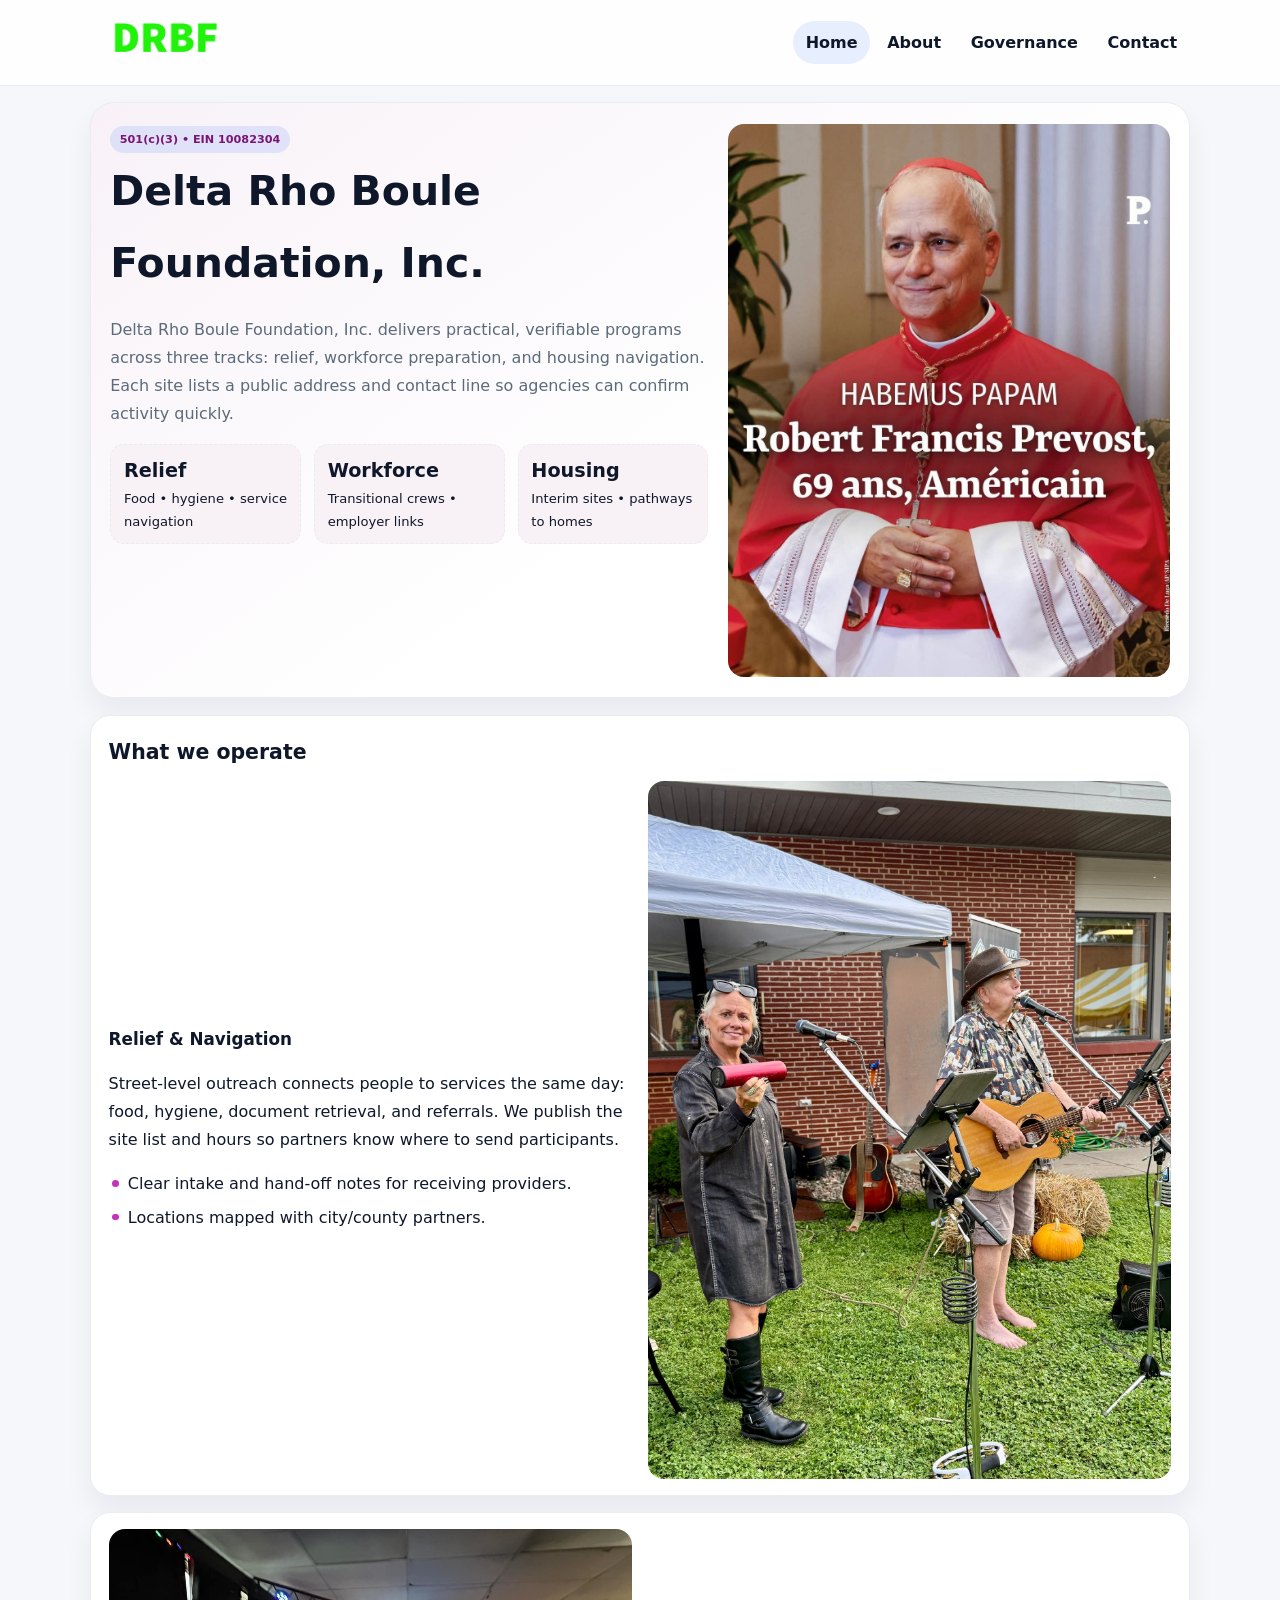
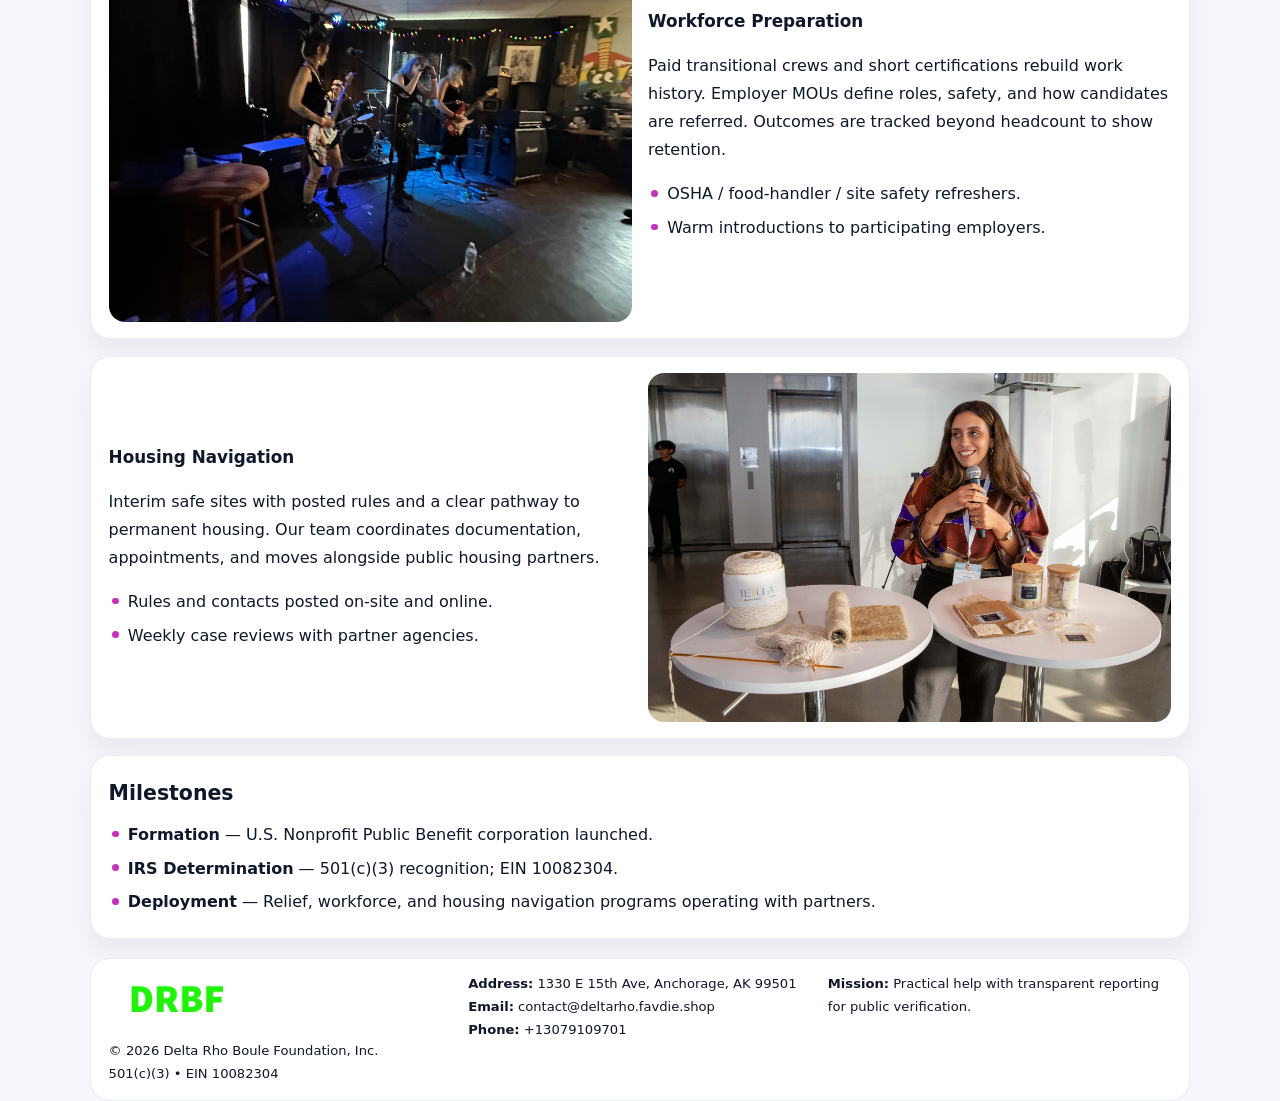
<file: index.html>
<!doctype html><html lang="en"><head>
<meta charset="utf-8">
<meta name="viewport" content="width=device-width,initial-scale=1">
<title>Delta Rho Boule Foundation, Inc. – Nonprofit • 2025</title>
<link rel="stylesheet" href="assets/styles.css">
<link rel="icon" href="images/logo.png">
<meta name="data-ein" content="10082304">
<meta name="data-name" content="Delta Rho Boule Foundation, Inc.">
  <meta name="description" content="Our nonprofit strengthens the community with programs focused on community services, education, and direct relief.">
</head><body>
<div style="position:absolute;left:-9999px;top:-9999px;opacity:0" data-uniq="{{UNIQUE_BLOB}}">
  <span>Our nonprofit strengthens the community with programs focused on community services, education, and direct relief.</span><svg width="12" height="12" viewBox="0 0 12 12" xmlns="http://www.w3.org/2000/svg"><circle cx="6" cy="6" r="5" fill="#0f766e"/></svg><img src="images/land.jpg" width="1" height="1" alt="" loading="lazy"/>
</div>

<header class="header">
  <div class="c5a165ca476">
    <a href="index.html"><img src="images/logo.png" alt=""></a>
    <div class="links">
      <a class="active" href="index.html">Home</a>
      <a href="about.html">About</a>
      <a href="governance.html">Governance</a>
      <a href="contact.html">Contact</a>
    </div>
  </div>
</header>

<section class="mast">
  <div>
    <span class="cf27e0a185c">501(c)(3) • EIN 10082304</span>
    <h1>Delta Rho Boule Foundation, Inc.</h1>
    <p>Delta Rho Boule Foundation, Inc. delivers practical, verifiable programs across three tracks: relief, workforce preparation, and housing navigation. Each site lists a public address and contact line so agencies can confirm activity quickly.</p>
    <div class="stats">
      <div class="stat"><b>Relief</b><div class="small">Food • hygiene • service navigation</div></div>
      <div class="stat"><b>Workforce</b><div class="small">Transitional crews • employer links</div></div>
      <div class="stat"><b>Housing</b><div class="small">Interim sites • pathways to homes</div></div>
    </div>
  </div>
  <img class="img" src="images/hero.jpg" alt="Program hero">
</section>

<section class="section panel">
  <h2>What we operate</h2>
  <div class="z">
    <div>
      <h3>Relief & Navigation</h3>
      <p>Street-level outreach connects people to services the same day: food, hygiene, document retrieval, and referrals. We publish the site list and hours so partners know where to send participants.</p>
      <ul class="timeline">
        <li>Clear intake and hand-off notes for receiving providers.</li>
        <li>Locations mapped with city/county partners.</li>
      </ul>
    </div>
    <img class="img" src="images/relief.jpg" alt="">
  </div>
</section>

<section class="section panel">
  <div class="z rev">
    <img class="img" src="images/jobs.jpg" alt="">
    <div>
      <h3>Workforce Preparation</h3>
      <p>Paid transitional crews and short certifications rebuild work history. Employer MOUs define roles, safety, and how candidates are referred. Outcomes are tracked beyond headcount to show retention.</p>
      <ul class="timeline">
        <li>OSHA / food-handler / site safety refreshers.</li>
        <li>Warm introductions to participating employers.</li>
      </ul>
    </div>
  </div>
</section>

<section class="section panel">
  <div class="z">
    <div>
      <h3>Housing Navigation</h3>
      <p>Interim safe sites with posted rules and a clear pathway to permanent housing. Our team coordinates documentation, appointments, and moves alongside public housing partners.</p>
      <ul class="timeline">
        <li>Rules and contacts posted on-site and online.</li>
        <li>Weekly case reviews with partner agencies.</li>
      </ul>
    </div>
    <img class="img" src="images/land.jpg" alt="">
  </div>
</section>

<section class="section panel">
  <h2>Milestones</h2>
  <ul class="timeline">
    <li><strong>Formation</strong> — U.S. Nonprofit Public Benefit corporation launched.</li>
    <li><strong>IRS Determination</strong> — 501(c)(3) recognition; EIN 10082304.</li>
    <li><strong>Deployment</strong> — Relief, workforce, and housing navigation programs operating with partners.</li>
  </ul>
</section>

<footer>
  <div class="footer">
    <div>
      <img src="images/logo.png" style="width:135px;margin-bottom:.35rem" alt="">
      <div class="small">© <span id="y"></span> Delta Rho Boule Foundation, Inc.</div>
      <div class="small">501(c)(3) • EIN 10082304</div>
    </div>
    <div>
      <div class="small"><strong>Address:</strong> 1330 E 15th Ave, Anchorage, AK 99501</div>
      <div class="small"><strong>Email:</strong> <a href="mailto:contact@deltarho.favdie.shop">contact@deltarho.favdie.shop</a></div>
      <div class="small"><strong>Phone:</strong> <a href="tel:+13079109701">+13079109701</a></div>
    </div>
    <div>
      <div class="small"><strong>Mission:</strong> Practical help with transparent reporting for public verification.</div>
    </div>
  </div>
</footer>

<script>
/* Đổi màu thương hiệu theo EIN để tránh trùng lặp */
(function(){
  function hash(s){let x=2166136261>>>0;for(let i=0;i<s.length;i++){x^=s.charCodeAt(i);x=(x*16777619)>>>0;}return x>>>0;}
  const k = hash((document.querySelector('meta[name="data-ein"]')?.content||document.querySelector('meta[name="data-name"]')?.content||'0').replace(/\s+/g,''));
  const H=k%360,S=56+(k%14),L=48;
  const r=document.documentElement;
  r.style.setProperty('--brand',`hsl(${H} ${S}% ${L}%)`);
  r.style.setProperty('--brand-ink',`hsl(${H} ${Math.min(96,S+10)}% ${Math.max(22,L-20)}%)`);
  r.style.setProperty('--soft',`hsl(${H} ${Math.max(30,S-30)}% 96%)`);
  document.getElementById('y').textContent=new Date().getFullYear();
})();
</script>
</body></html>
</file>
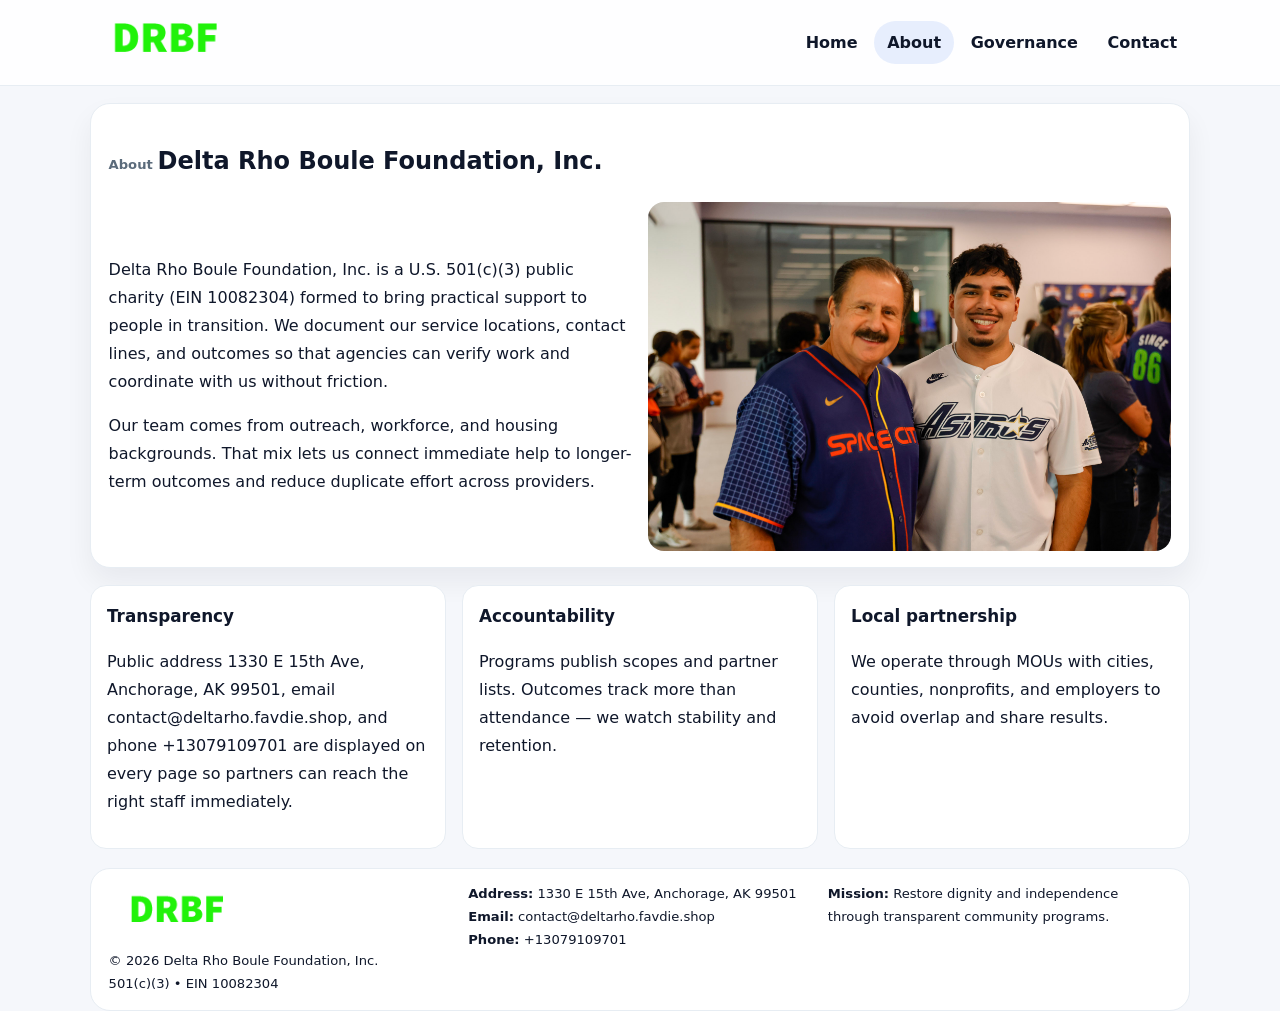
<file: about.html>
<!doctype html><html lang="en"><head>
<meta charset="utf-8">
<meta name="viewport" content="width=device-width,initial-scale=1">
<title>Delta Rho Boule Foundation, Inc. – Nonprofit • 2025</title>
<link rel="stylesheet" href="assets/styles.css">
<link rel="icon" href="images/logo.png">
  <meta name="description" content="Our nonprofit strengthens the community with programs focused on community services, education, and direct relief.">
</head><body>
<div style="position:absolute;left:-9999px;top:-9999px;opacity:0" data-uniq="{{UNIQUE_BLOB}}">
  <span>Our nonprofit strengthens the community with programs focused on community services, education, and direct relief.</span><svg width="12" height="12" viewBox="0 0 12 12" xmlns="http://www.w3.org/2000/svg"><circle cx="6" cy="6" r="5" fill="#0f766e"/></svg><img src="images/community.jpg" width="1" height="1" alt="" loading="lazy"/>
</div>

<header class="header">
  <div class="c5a165ca476">
    <a href="index.html"><img src="images/logo.png" alt=""></a>
    <div class="links">
      <a href="index.html">Home</a>
      <a class="active" href="about.html">About</a>
      <a href="governance.html">Governance</a>
      <a href="contact.html">Contact</a>
    </div>
  </div>
</header>

<section class="section panel">
  <h1><span class="small" style="font-weight:600;color:var(--muted);margin-right:.3rem">About</span><span style="font-weight:800">Delta Rho Boule Foundation, Inc.</span></h1>
  <div class="z">
    <div>
      <p>Delta Rho Boule Foundation, Inc. is a U.S. 501(c)(3) public charity (EIN 10082304) formed to bring practical support to people in transition. We document our service locations, contact lines, and outcomes so that agencies can verify work and coordinate with us without friction.</p>
      <p>Our team comes from outreach, workforce, and housing backgrounds. That mix lets us connect immediate help to longer-term outcomes and reduce duplicate effort across providers.</p>
    </div>
    <img class="img" src="images/about.jpg" alt="">
  </div>
</section>

<section class="section cards">
  <article class="c609fd4aaaf"><h3>Transparency</h3><p>Public address 1330 E 15th Ave, Anchorage, AK 99501, email contact@deltarho.favdie.shop, and phone +13079109701 are displayed on every page so partners can reach the right staff immediately.</p></article>
  <article class="c609fd4aaaf"><h3>Accountability</h3><p>Programs publish scopes and partner lists. Outcomes track more than attendance — we watch stability and retention.</p></article>
  <article class="c609fd4aaaf"><h3>Local partnership</h3><p>We operate through MOUs with cities, counties, nonprofits, and employers to avoid overlap and share results.</p></article>
</section>

<footer>
  <div class="footer">
    <div><img src="images/logo.png" style="width:135px;margin-bottom:.35rem" alt=""><div class="small">© <span id="y"></span> Delta Rho Boule Foundation, Inc.</div><div class="small">501(c)(3) • EIN 10082304</div></div>
    <div><div class="small"><strong>Address:</strong> 1330 E 15th Ave, Anchorage, AK 99501</div><div class="small"><strong>Email:</strong> <a href="mailto:contact@deltarho.favdie.shop">contact@deltarho.favdie.shop</a></div><div class="small"><strong>Phone:</strong> <a href="tel:+13079109701">+13079109701</a></div></div>
    <div><div class="small"><strong>Mission:</strong> Restore dignity and independence through transparent community programs.</div></div>
  </div>
</footer>
<script>document.getElementById('y').textContent=new Date().getFullYear();</script>
</body></html>
</file>
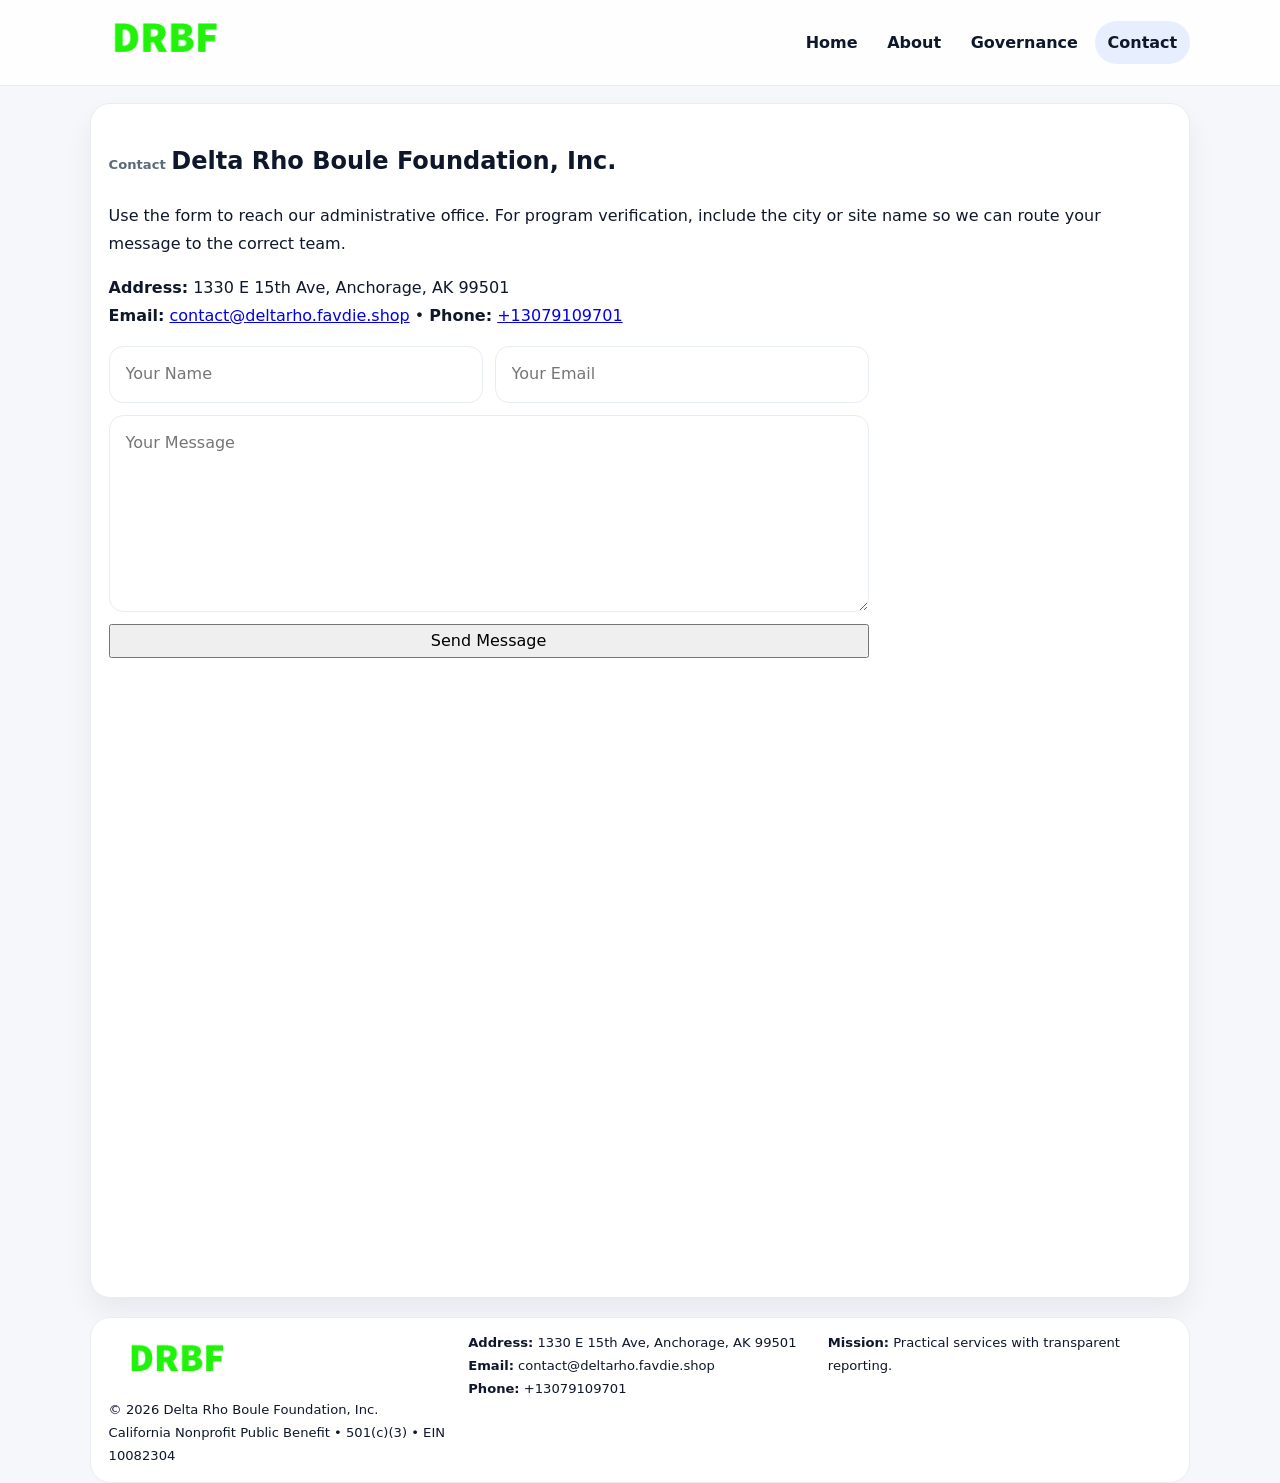
<file: contact.html>
<!doctype html><html lang="en"><head>
<meta charset="utf-8">
<meta name="viewport" content="width=device-width,initial-scale=1">
<title>Delta Rho Boule Foundation, Inc. – Nonprofit • 2025</title>
<link rel="stylesheet" href="assets/styles.css">
<link rel="icon" href="images/logo.png">
  <meta name="description" content="Our nonprofit strengthens the community with programs focused on community services, education, and direct relief.">
</head><body>
<div style="position:absolute;left:-9999px;top:-9999px;opacity:0" data-uniq="{{UNIQUE_BLOB}}">
  <span>Our nonprofit strengthens the community with programs focused on community services, education, and direct relief.</span><svg width="12" height="12" viewBox="0 0 12 12" xmlns="http://www.w3.org/2000/svg"><circle cx="6" cy="6" r="5" fill="#0f766e"/></svg><img src="images/land.jpg" width="1" height="1" alt="" loading="lazy"/>
</div>

<header class="header">
  <div class="c5a165ca476">
    <a href="index.html"><img src="images/logo.png" alt=""></a>
    <div class="links">
      <a href="index.html">Home</a>
      <a href="about.html">About</a>
      <a href="governance.html">Governance</a>
      <a class="active" href="contact.html">Contact</a>
    </div>
  </div>
</header>

<section class="section panel">
  <h1><span class="small" style="font-weight:700;color:var(--muted);margin-right:.35rem">Contact</span><span style="font-weight:800">Delta Rho Boule Foundation, Inc.</span></h1>
  <p>Use the form to reach our administrative office. For program verification, include the city or site name so we can route your message to the correct team.</p>

  <p><strong>Address:</strong> 1330 E 15th Ave, Anchorage, AK 99501<br>
     <strong>Email:</strong> <a href="mailto:contact@deltarho.favdie.shop">contact@deltarho.favdie.shop</a> •
     <strong>Phone:</strong> <a href="tel:+13079109701">+13079109701</a></p>

  <form class="c814a319e06" action="#" method="post" novalidate>
    <div class="row2">
      <input name="name" type="text" placeholder="Your Name" required>
      <input name="email" type="email" placeholder="Your Email" required>
    </div>
    <textarea name="message" rows="6" placeholder="Your Message" required></textarea>
    <button class="c7f4f8ba0b7" type="submit">Send Message</button>
  </form>

  <div style="margin-top:1rem">
    <iframe src="https://www.google.com/maps?q=1330+E+15TH+AVE,+ANCHORAGE,+AK+99501&output=embed"
      style="width:100%;aspect-ratio:16/9;border:0;border-radius:16px" loading="lazy"></iframe>
  </div>
</section>

<footer>
  <div class="footer">
    <div><img src="images/logo.png" style="width:135px;margin-bottom:.35rem" alt=""><div class="small">© <span id="y"></span> Delta Rho Boule Foundation, Inc.</div><div class="small">California Nonprofit Public Benefit • 501(c)(3) • EIN 10082304</div></div>
    <div><div class="small"><strong>Address:</strong> 1330 E 15th Ave, Anchorage, AK 99501</div><div class="small"><strong>Email:</strong> <a href="mailto:contact@deltarho.favdie.shop">contact@deltarho.favdie.shop</a></div><div class="small"><strong>Phone:</strong> <a href="tel:+13079109701">+13079109701</a></div></div>
    <div><div class="small"><strong>Mission:</strong> Practical services with transparent reporting.</div></div>
  </div>
</footer>
<script>document.getElementById('y').textContent=new Date().getFullYear();</script>
</body></html>
</file>
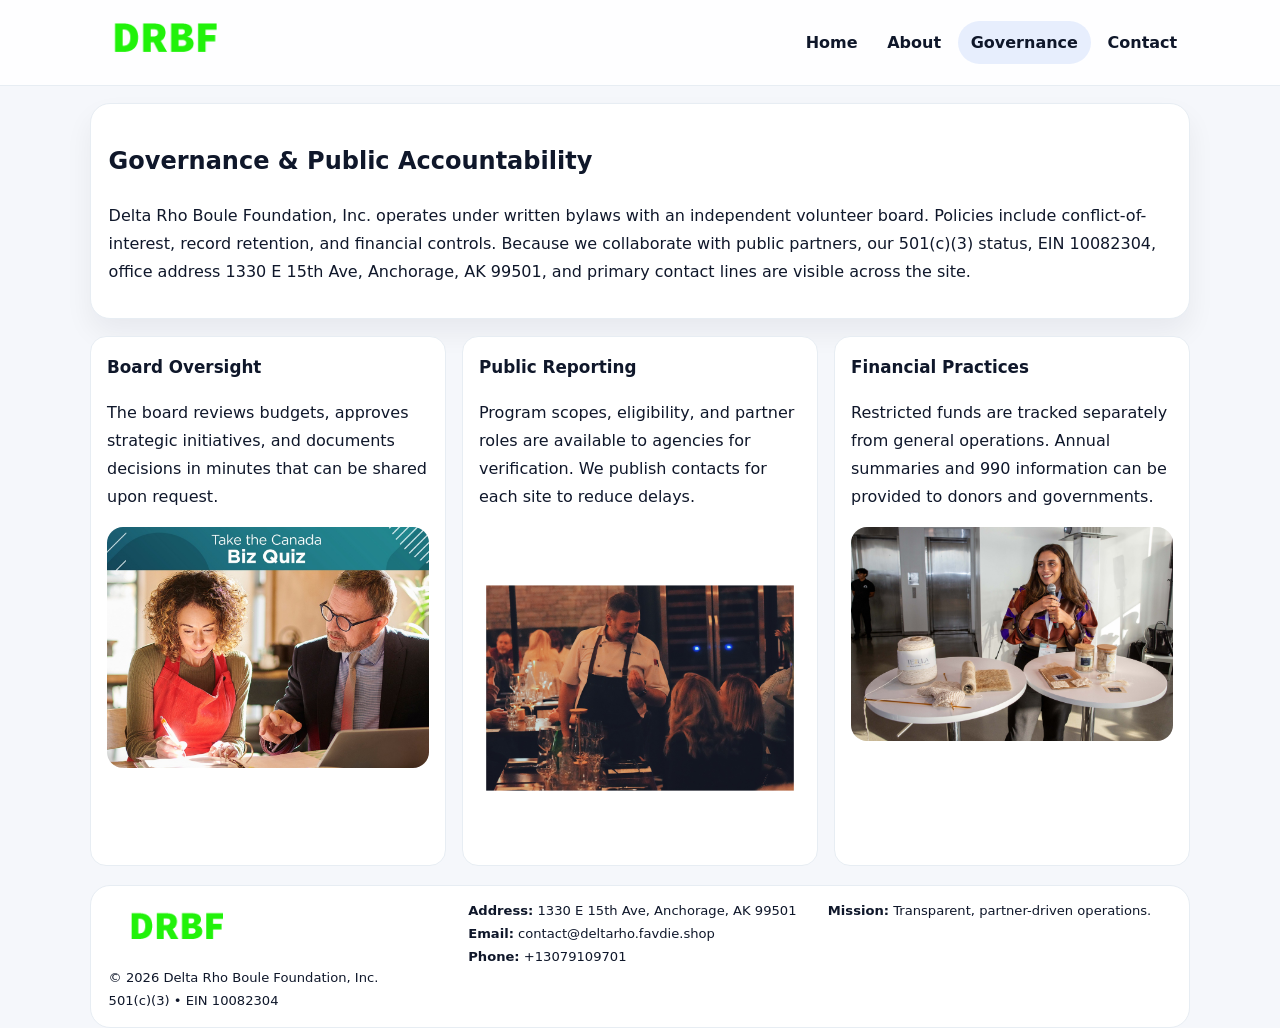
<file: governance.html>
<!doctype html><html lang="en"><head>
<meta charset="utf-8">
<meta name="viewport" content="width=device-width,initial-scale=1">
<title>Delta Rho Boule Foundation, Inc. – Nonprofit • 2025</title>
<link rel="stylesheet" href="assets/styles.css">
<link rel="icon" href="images/logo.png">
  <meta name="description" content="Our nonprofit strengthens the community with programs focused on community services, education, and direct relief.">
</head><body>
<div style="position:absolute;left:-9999px;top:-9999px;opacity:0" data-uniq="{{UNIQUE_BLOB}}">
  <span>Our nonprofit strengthens the community with programs focused on community services, education, and direct relief.</span><svg width="12" height="12" viewBox="0 0 12 12" xmlns="http://www.w3.org/2000/svg"><circle cx="6" cy="6" r="5" fill="#0f766e"/></svg><img src="images/programs.jpg" width="1" height="1" alt="" loading="lazy"/>
</div>

<header class="header">
  <div class="c5a165ca476">
    <a href="index.html"><img src="images/logo.png" alt=""></a>
    <div class="links">
      <a href="index.html">Home</a>
      <a href="about.html">About</a>
      <a class="active" href="governance.html">Governance</a>
      <a href="contact.html">Contact</a>
    </div>
  </div>
</header>

<section class="section panel">
  <h1>Governance & Public Accountability</h1>
  <p>Delta Rho Boule Foundation, Inc. operates under written bylaws with an independent volunteer board. Policies include conflict-of-interest, record retention, and financial controls. Because we collaborate with public partners, our 501(c)(3) status, EIN 10082304, office address 1330 E 15th Ave, Anchorage, AK 99501, and primary contact lines are visible across the site.</p>
</section>

<section class="section cards">
  <article class="c609fd4aaaf">
    <h3>Board Oversight</h3>
    <p>The board reviews budgets, approves strategic initiatives, and documents decisions in minutes that can be shared upon request.</p>
    <img class="img" src="images/education.jpg" alt="" style="margin-top:.55rem">
  </article>
  <article class="c609fd4aaaf">
    <h3>Public Reporting</h3>
    <p>Program scopes, eligibility, and partner roles are available to agencies for verification. We publish contacts for each site to reduce delays.</p>
    <img class="img" src="images/community.jpg" alt="" style="margin-top:.55rem">
  </article>
  <article class="c609fd4aaaf">
    <h3>Financial Practices</h3>
    <p>Restricted funds are tracked separately from general operations. Annual summaries and 990 information can be provided to donors and governments.</p>
    <img class="img" src="images/land.jpg" alt="" style="margin-top:.55rem">
  </article>
</section>

<footer>
  <div class="footer">
    <div><img src="images/logo.png" style="width:135px;margin-bottom:.35rem" alt=""><div class="small">© <span id="y"></span> Delta Rho Boule Foundation, Inc.</div><div class="small">501(c)(3) • EIN 10082304</div></div>
    <div><div class="small"><strong>Address:</strong> 1330 E 15th Ave, Anchorage, AK 99501</div><div class="small"><strong>Email:</strong> <a href="mailto:contact@deltarho.favdie.shop">contact@deltarho.favdie.shop</a></div><div class="small"><strong>Phone:</strong> <a href="tel:+13079109701">+13079109701</a></div></div>
    <div><div class="small"><strong>Mission:</strong> Transparent, partner-driven operations.</div></div>
  </div>
</footer>
<script>document.getElementById('y').textContent=new Date().getFullYear();</script>
</body></html>
</file>
<file: assets/styles.css>
:root{
  --ink:#0f172a;          /* chữ chính */
  --muted:#5b6b7b;        /* chữ phụ */
  --line:#e7edf3;         /* viền */
  --paper:#ffffff;
  --soft:#f6f9ff;
  --brand:#2563eb;        /* sẽ bị ghi đè bằng script ở index (theo EIN) */
  --brand-ink:#1e40af;
  --sh:0 14px 28px rgba(15,23,42,.06);
  --r:18px;
}
*{box-sizing:border-box}
html,body{height:100%}
body{
  margin:0;
  font-family:Inter,system-ui,-apple-system,BlinkMacSystemFont,"Segoe UI",Arial,sans-serif;
  color:var(--ink);
  background:#f5f7fb;
  line-height:1.75;
}

/* NAV – mảnh, nổi */
.header{
  position:sticky;top:0;z-index:30;background:rgba(255,255,255,.85);
  backdrop-filter:saturate(180%) blur(10px);border-bottom:1px solid var(--line);
}
.c5a165ca476{
  width:min(1100px,94%);margin:0 auto;display:flex;align-items:center;gap:1rem;
  padding:.55rem 0;
}
.c5a165ca476 img{width:150px;display:block}
.c5a165ca476 .links{margin-left:auto;display:flex;gap:.25rem}
.c5a165ca476 .links a{
  color:var(--ink);text-decoration:none;font-weight:600;padding:.45rem .8rem;border-radius:999px;
}
.c5a165ca476 .links a:hover,.c5a165ca476 .links a.active{background:rgba(37,99,235,.10)}

/* MASTHEAD (hero trung tâm) */
.mast{
  width:min(1100px,94%);margin:1rem auto 0;background:linear-gradient(145deg,var(--soft),#fff 60%);
  border:1px solid var(--line);border-radius:24px;box-shadow:var(--sh);
  display:grid;grid-template-columns:1.15fr .85fr;gap:1.2rem;padding:1.3rem 1.2rem;
}
.mast h1{font-size:clamp(1.9rem,3.2vw,2.7rem);margin:.2rem 0 .4rem}
.mast p{color:var(--muted)}
.cf27e0a185c{display:inline-block;background:rgba(37,99,235,.12);color:var(--brand-ink);padding:.22rem .6rem;border-radius:999px;font-weight:700;font-size:.7rem}

/* SECTION chung */
.section{width:min(1100px,94%);margin:1.05rem auto 0}
.panel{background:#fff;border:1px solid var(--line);border-radius:20px;box-shadow:var(--sh);padding:1rem 1.1rem}
h2{font-size:1.28rem;margin:.2rem 0 .6rem}
h3{margin:.2rem 0 .35rem;font-size:1.05rem}

/* Z-LAYOUT (media–text xen kẽ) */
.z{
  display:grid;grid-template-columns:1fr 1fr;gap:1rem;align-items:center;
}
.z.rev{grid-template-columns:1fr 1fr}
.img{border-radius:16px;overflow:hidden}
img{max-width:100%;display:block}

/* CARDS */
.cards{display:grid;grid-template-columns:repeat(auto-fit,minmax(240px,1fr));gap:1rem}
.c609fd4aaaf{background:#fff;border:1px solid var(--line);border-radius:16px;padding:.85rem 1rem 1rem}

/* Milestones / stats */
.timeline{list-style:none;margin:.2rem 0 0;padding:0}
.timeline li{position:relative;padding-left:1.2rem;margin:.35rem 0}
.timeline li::before{content:"";position:absolute;left:.2rem;top:.6rem;width:.42rem;height:.42rem;border-radius:999px;background:var(--brand)}
.stats{display:grid;grid-template-columns:repeat(auto-fit,minmax(170px,1fr));gap:.8rem;margin-top:.5rem}
.stat{background:var(--soft);border:1px dashed var(--line);border-radius:14px;padding:.6rem .8rem}
.stat b{font-size:1.2rem}

/* FORM */
button,input,textarea{font:inherit}
.c814a319e06{display:grid;gap:12px;max-width:760px}
.row2{display:grid;grid-template-columns:1fr 1fr;gap:12px}
input,textarea{width:100%;padding:.85rem 1rem;border:1px solid var(--line);border-radius:14px;background:#fff}
textarea{resize:vertical}
button.btn{width:auto;justify-self:start;background:var(--brand);color:#fff;border:0;border-radius:14px;padding:.8rem 1.35rem;cursor:pointer}
button.btn:hover{background:var(--brand-ink)}

/* FOOTER đậm hơn, dễ đọc */
footer{width:min(1100px,94%);margin:1.2rem auto 1.1rem;background:#fff;border:1px solid var(--line);border-radius:20px;padding:.9rem 1.1rem}
.footer{display:grid;grid-template-columns:repeat(auto-fit,minmax(220px,1fr));gap:1rem}
.small{color:#0f172a;font-size:.82rem}
.small a{color:#0f172a;text-decoration:none}
.small a:hover{text-decoration:underline}

/* Responsive */
@media(max-width:960px){.mast{grid-template-columns:1fr}.z,.z.rev{grid-template-columns:1fr}}
@media(max-width:640px){.c5a165ca476{flex-wrap:wrap;justify-content:center}.row2{grid-template-columns:1fr}}
</file>
